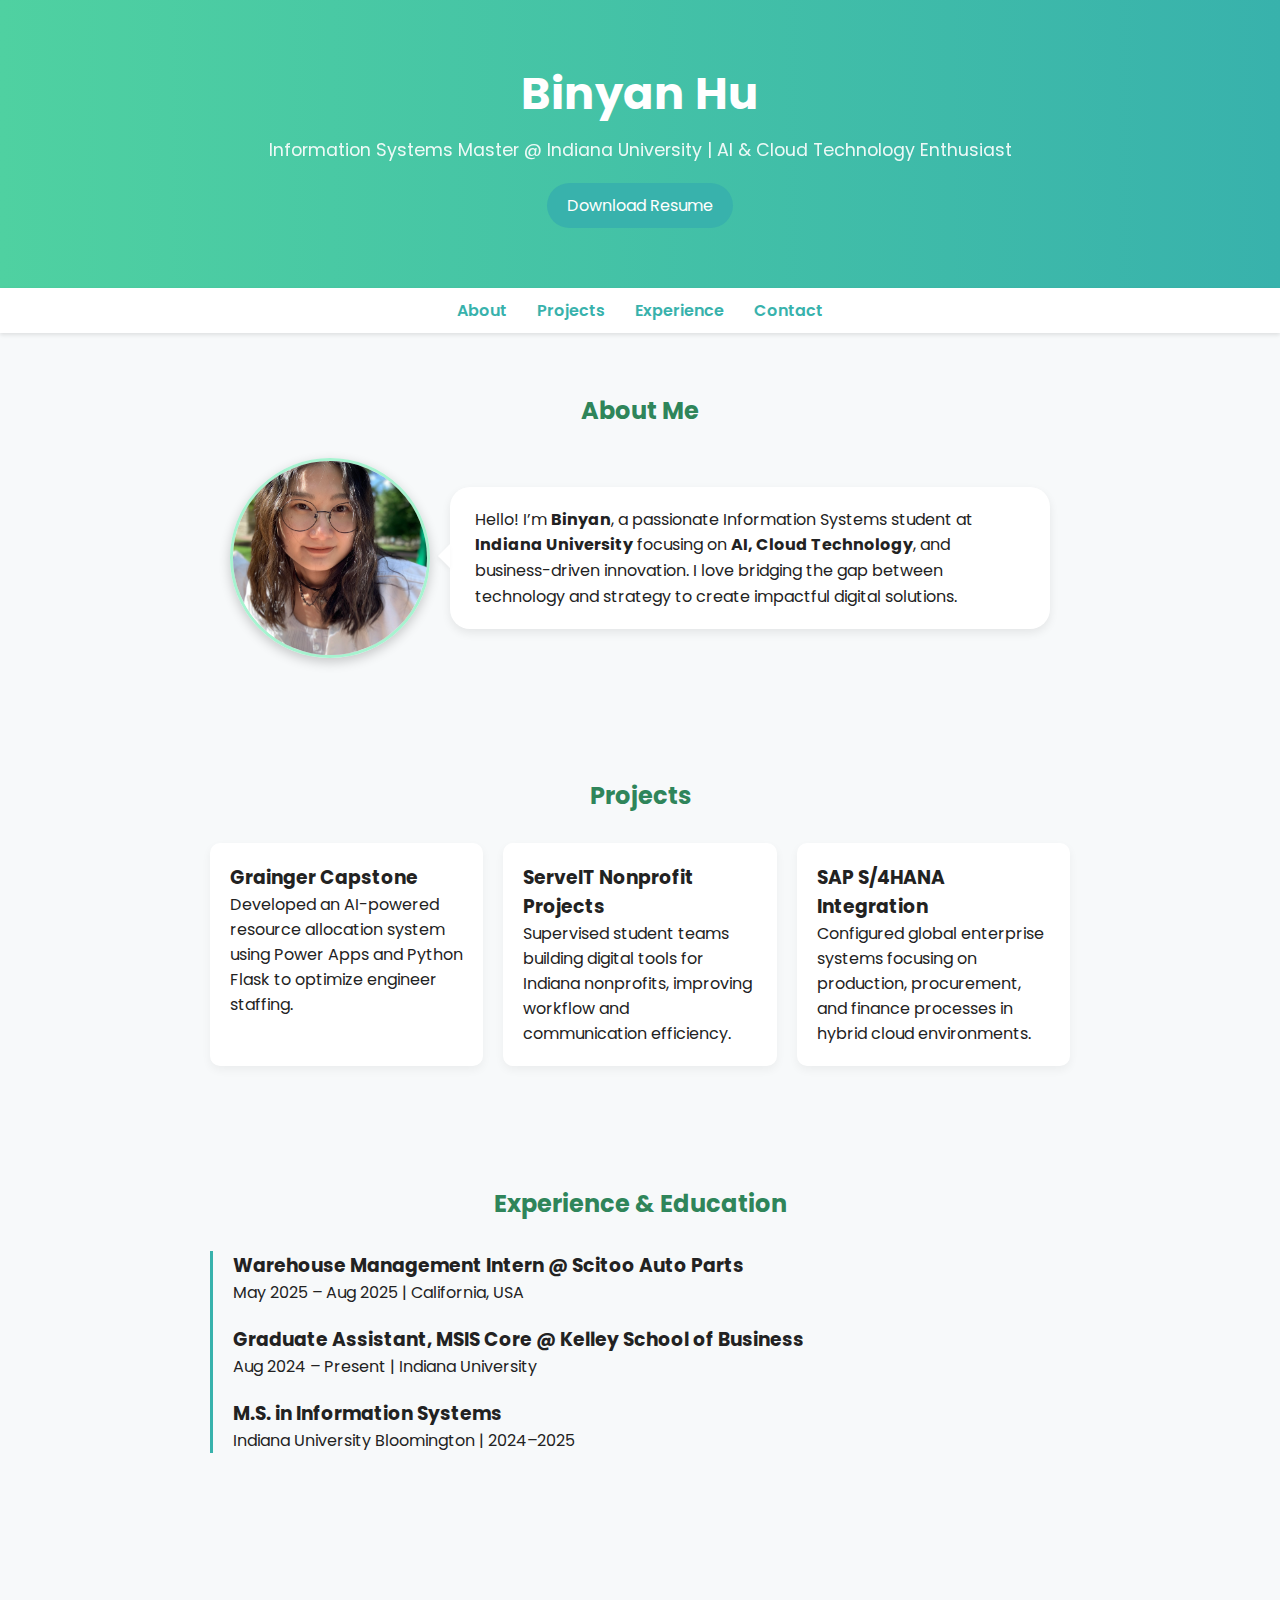
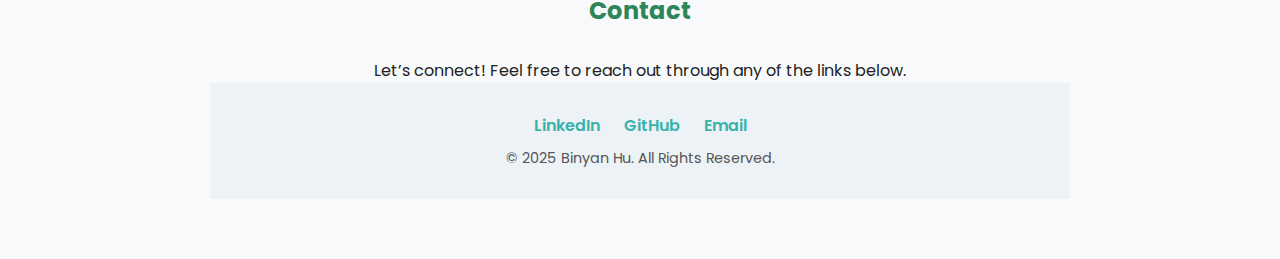
<file: index.html>
<!DOCTYPE html>
<html lang="en">
<head>
  <meta charset="UTF-8" />
  <meta name="viewport" content="width=device-width, initial-scale=1.0" />
  <title>Binyan Hu | Portfolio</title>
  <link href="https://fonts.googleapis.com/css2?family=Poppins:wght@300;400;600&display=swap" rel="stylesheet">
  <style>
    * { margin: 0; padding: 0; box-sizing: border-box; }
    body { font-family: 'Poppins', sans-serif; background-color: #f7f9fa; color: #222; }
    header { background: linear-gradient(90deg, #4fd1a1, #38b2ac); color: white; padding: 60px 20px; text-align: center; }
    header h1 { font-size: 2.8rem; margin-bottom: 10px; }
    header p { font-size: 1.1rem; opacity: 0.9; }
    nav { background: white; padding: 10px; display: flex; justify-content: center; box-shadow: 0 2px 4px rgba(0,0,0,0.1); }
    nav a { color: #38b2ac; text-decoration: none; margin: 0 15px; font-weight: 600; transition: color 0.3s; }
    nav a:hover { color: #2f855a; }
    section { padding: 60px 20px; max-width: 900px; margin: auto; }
    h2 { text-align: center; color: #2f855a; margin-bottom: 30px; }
    .projects { display: grid; grid-template-columns: repeat(auto-fit, minmax(260px, 1fr)); gap: 20px; }
    .card { background: white; padding: 20px; border-radius: 10px; box-shadow: 0 4px 10px rgba(0,0,0,0.05); transition: transform 0.3s; }
    .card:hover { transform: translateY(-5px); }
    .timeline { border-left: 3px solid #38b2ac; padding-left: 20px; }
    .timeline div { margin-bottom: 20px; }
    footer { background: #edf2f7; text-align: center; padding: 30px 10px; }
    footer a { margin: 0 10px; color: #38b2ac; text-decoration: none; font-weight: 600; }
    footer a:hover { color: #2f855a; }
    .resume-btn { display: inline-block; margin-top: 20px; background: #38b2ac; color: white; padding: 10px 20px; border-radius: 25px; text-decoration: none; transition: 0.3s; }
    .resume-btn:hover { background: #2f855a; }
  </style>
</head>
<body>
  <header>
    <h1>Binyan Hu</h1>
    <p>Information Systems Master @ Indiana University | AI & Cloud Technology Enthusiast</p>
    <a href="resume.pdf" class="resume-btn" target="_blank">Download Resume</a>
  </header>

  <nav>
    <a href="#about">About</a>
    <a href="#projects">Projects</a>
    <a href="#experience">Experience</a>
    <a href="#contact">Contact</a>
  </nav>

<section id="about">
  <h2>About Me</h2>
  <div style="display: flex; align-items: center; flex-wrap: wrap; justify-content: center; gap: 20px;">

    <img src="Me.jpg" alt="Binyan Hu" 
         style="width: 200px; height: 200px; border-radius: 50%; object-fit: cover; 
                box-shadow: 0 4px 12px rgba(0,0,0,0.2); border: 3px solid #a7f3d0;">

    <div style="background: #ffffff; padding: 20px 25px; border-radius: 20px; 
                box-shadow: 0 4px 10px rgba(0,0,0,0.08); 
                max-width: 600px; line-height: 1.6; position: relative;">

      <p style="margin: 0;">
        Hello! I’m <strong>Binyan</strong>, a passionate Information Systems student at 
        <strong>Indiana University</strong> focusing on <strong>AI, Cloud Technology</strong>, 
        and business-driven innovation. I love bridging the gap between technology and strategy 
        to create impactful digital solutions.
      </p>

      <!-- Bubble tail -->
      <span style="content: ''; position: absolute; left: -12px; top: 40%; 
                   width: 0; height: 0; border-top: 12px solid transparent; 
                   border-bottom: 12px solid transparent; 
                   border-right: 12px solid #ffffff; 
                   filter: drop-shadow(-1px 2px 2px rgba(0,0,0,0.05));"></span>
    </div>
  </div>
</section>

  <section id="projects">
    <h2>Projects</h2>
    <div class="projects">
      <div class="card">
        <h3>Grainger Capstone</h3>
        <p>Developed an AI-powered resource allocation system using Power Apps and Python Flask to optimize engineer staffing.</p>
      </div>
      <div class="card">
        <h3>ServeIT Nonprofit Projects</h3>
        <p>Supervised student teams building digital tools for Indiana nonprofits, improving workflow and communication efficiency.</p>
      </div>
      <div class="card">
        <h3>SAP S/4HANA Integration</h3>
        <p>Configured global enterprise systems focusing on production, procurement, and finance processes in hybrid cloud environments.</p>
      </div>
    </div>
  </section>

  <section id="experience">
    <h2>Experience & Education</h2>
    <div class="timeline">
      <div>
        <h3>Warehouse Management Intern @ Scitoo Auto Parts</h3>
        <p>May 2025 – Aug 2025 | California, USA</p>
      </div>
      <div>
        <h3>Graduate Assistant, MSIS Core @ Kelley School of Business</h3>
        <p>Aug 2024 – Present | Indiana University</p>
      </div>
      <div>
        <h3>M.S. in Information Systems</h3>
        <p>Indiana University Bloomington | 2024–2025</p>
      </div>
    </div>
  </section>

  <section id="contact">
    <h2>Contact</h2>
    <p style="text-align:center;">Let’s connect! Feel free to reach out through any of the links below.</p>
    <footer>
      <a href="https://www.linkedin.com/in/binyan-hu" target="_blank">LinkedIn</a>
      <a href="https://github.com/binyhu" target="_blank">GitHub</a>
      <a href="mailto:binyan.hu@gmail.com">Email</a>
      <p style="margin-top:10px; font-size:0.9rem; color:#555;">© 2025 Binyan Hu. All Rights Reserved.</p>
    </footer>
  </section>
</body>
</html>
</file>
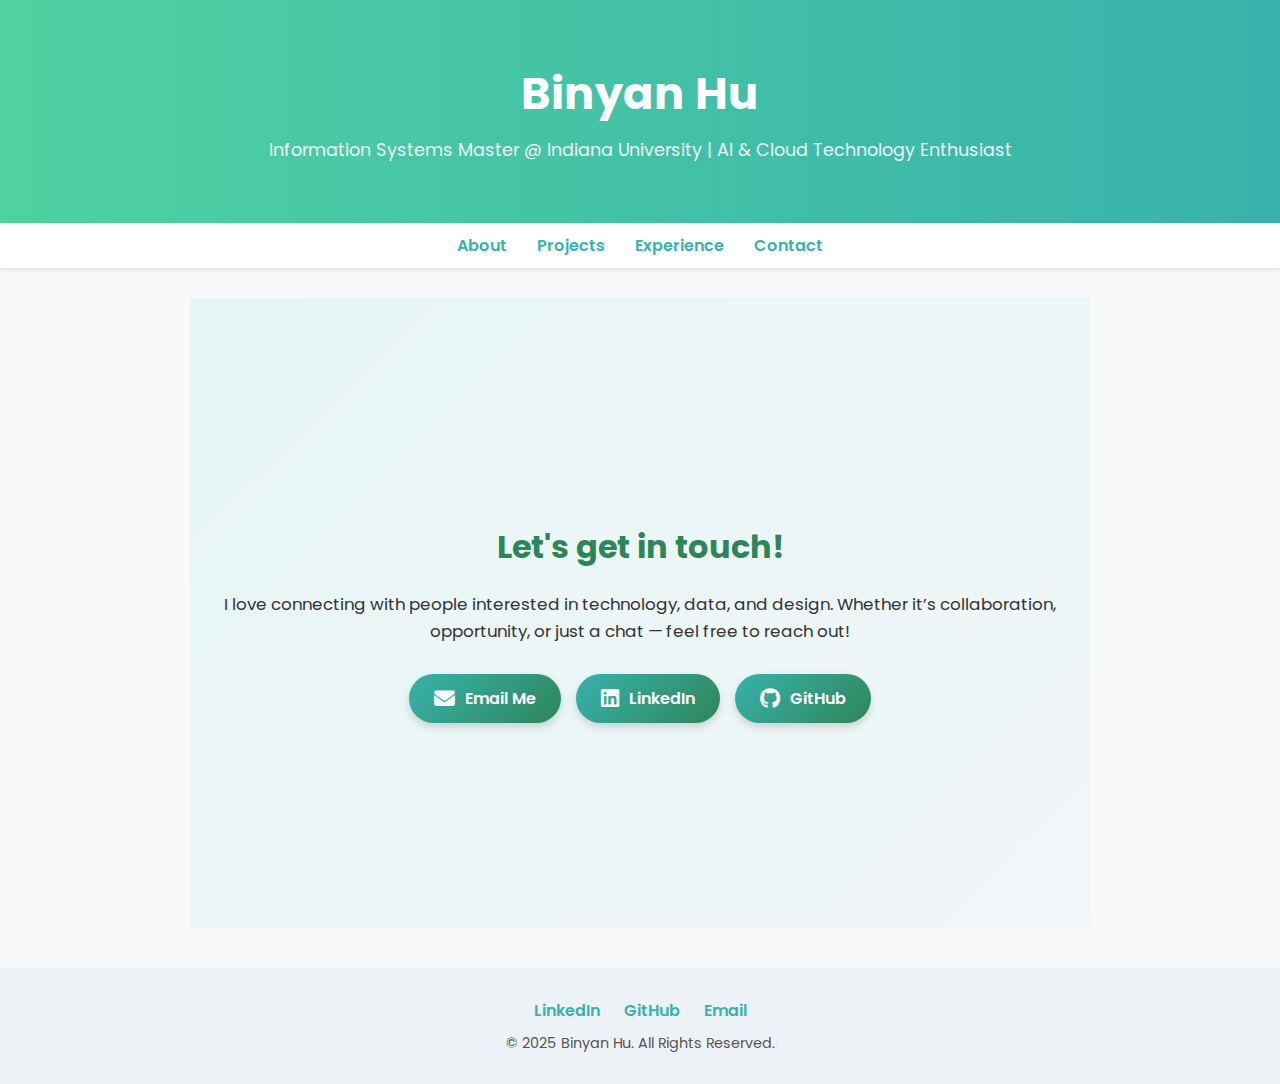
<file: contact.html>
<!DOCTYPE html>
<html lang="en">
<head>
  <meta charset="UTF-8" />
  <meta name="viewport" content="width=device-width, initial-scale=1.0" />
  <title>Binyan Hu | Portfolio</title>

  <!-- Google Fonts -->
  <link href="https://fonts.googleapis.com/css2?family=Poppins:wght@300;400;600&display=swap" rel="stylesheet">

  <!-- External CSS -->
  <link rel="stylesheet" href="styles.css">
  <link rel="stylesheet" href="https://cdnjs.cloudflare.com/ajax/libs/font-awesome/6.5.0/css/all.min.css">

</head>

<body>
  <header>
    <h1>Binyan Hu</h1>
    <p>Information Systems Master @ Indiana University | AI & Cloud Technology Enthusiast</p>
    <!-- <a href="resume.pdf" class="resume-btn" target="_blank">Download Resume</a> -->
  </header>

  <nav>
    <a href="index.html">About</a>
    <a href="projects.html">Projects</a>
    <a href="#experience">Experience</a>
    <a href="contact.html">Contact</a>
  </nav>

  
<section class="contact">
  <h2>Let's get in touch!</h2>
<p class="contact-subtext">I love connecting with people interested in technology, data, and design.  
Whether it’s collaboration, opportunity, or just a chat — feel free to reach out!</p>


  <div class="contact-links">
    <a href="mailto:binyanhu@iu.edu" target="_blank">
      <i class="fa-solid fa-envelope"></i> Email Me
    </a>
    <a href="https://linkedin.com/in/binyanhu" target="_blank">
      <i class="fa-brands fa-linkedin"></i> LinkedIn
    </a>
    <a href="https://github.com/Binyhu" target="_blank">
      <i class="fa-brands fa-github"></i> GitHub
    </a>
  </div>
</section>


  

 

  <footer>
    <a href="https://www.linkedin.com/in/binyan-hu" target="_blank">LinkedIn</a>
    <a href="https://github.com/binyhu" target="_blank">GitHub</a>
    <a href="mailto:binyhu@outlook.com">Email</a>
    <p>© 2025 Binyan Hu. All Rights Reserved.</p>
  </footer>

</body>
</html>
</file>
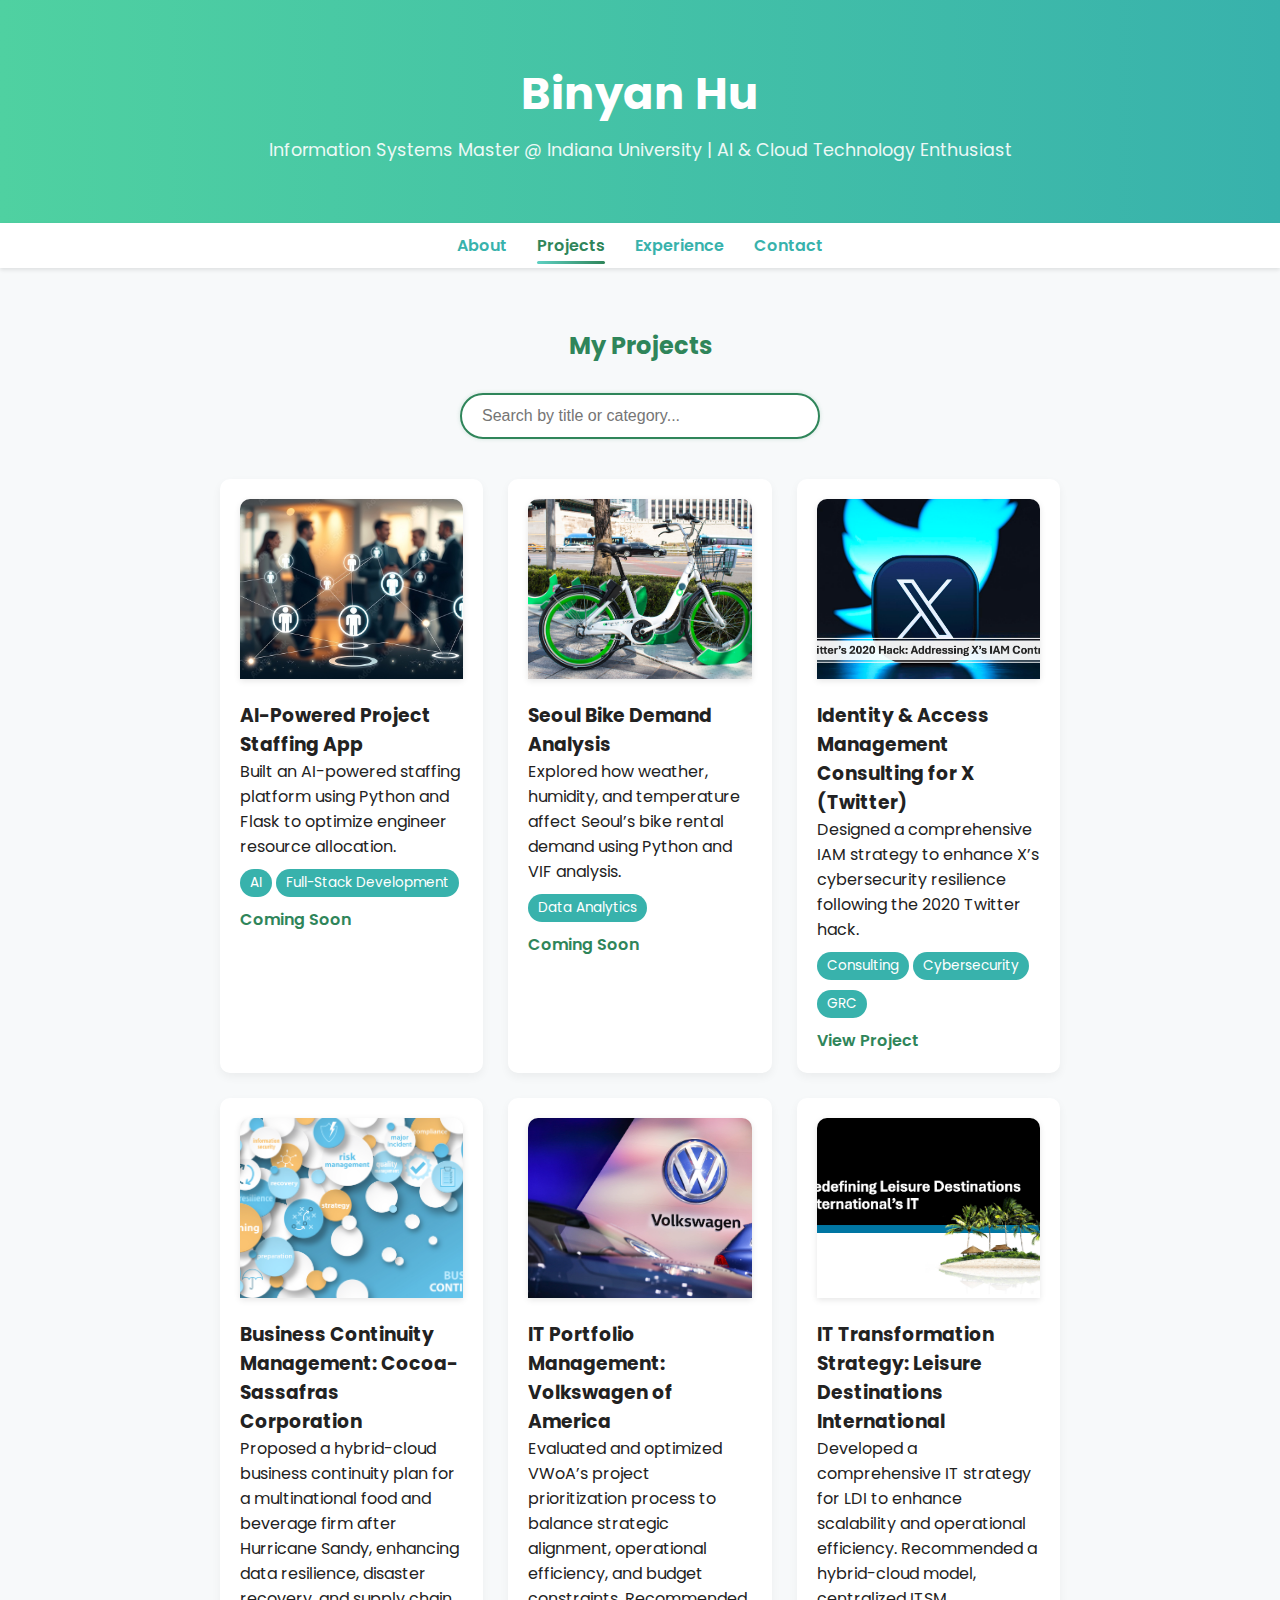
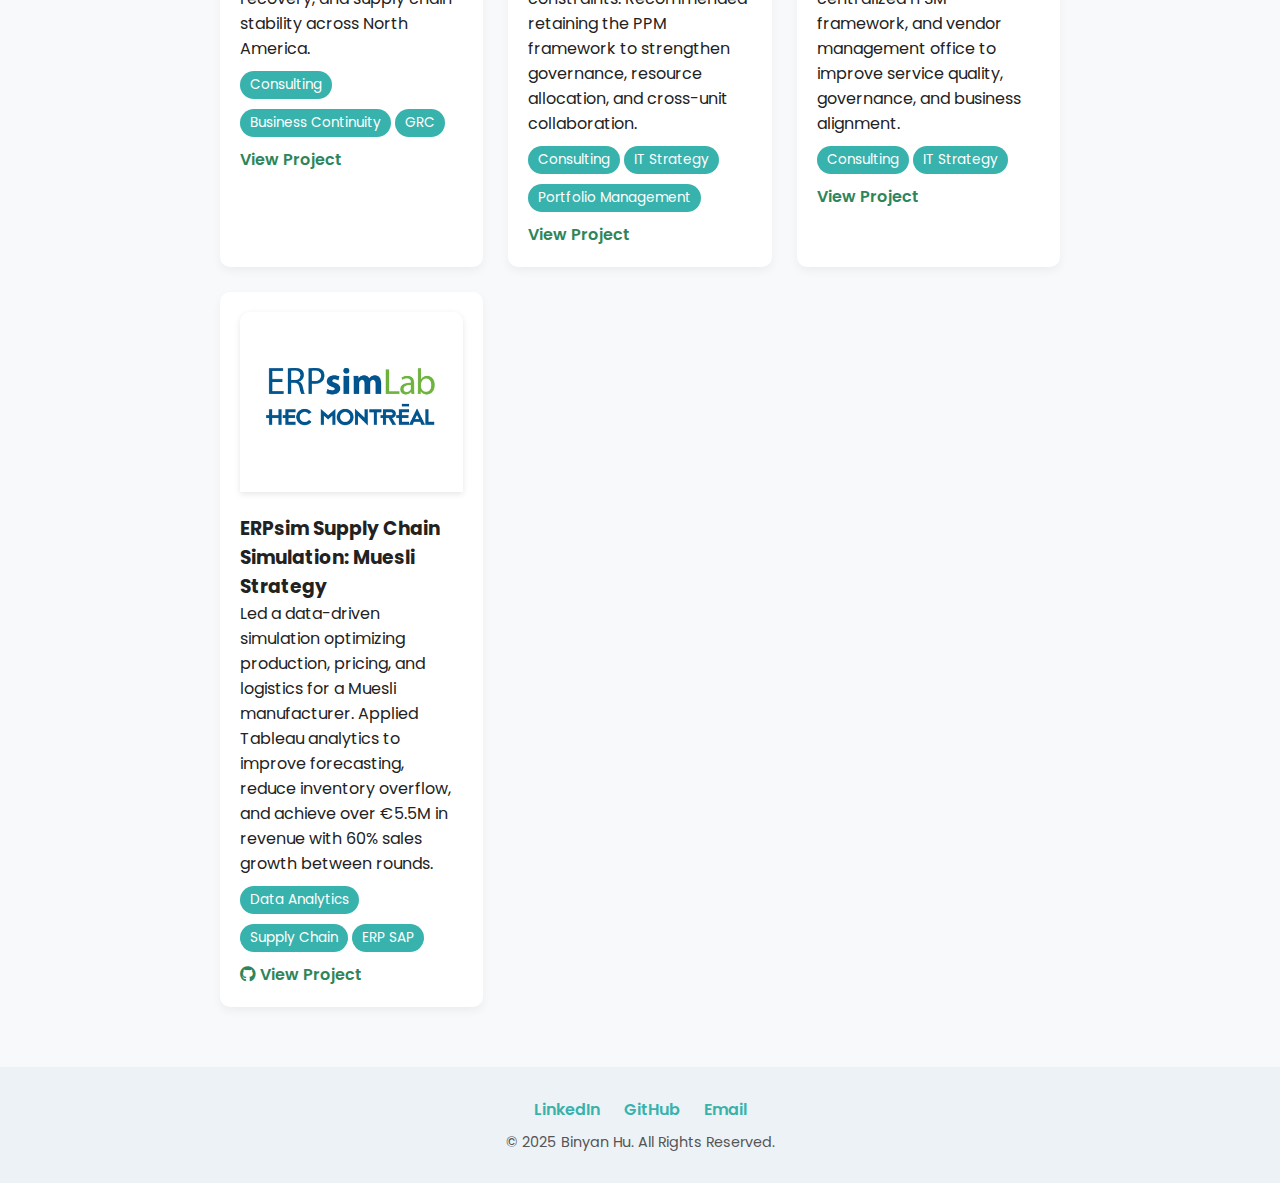
<file: projects.html>
<!DOCTYPE html>
<html lang="en">
<head>
  <meta charset="UTF-8" />
  <meta name="viewport" content="width=device-width, initial-scale=1.0" />
  <title>Projects | Binyan Hu</title>
  <link href="https://fonts.googleapis.com/css2?family=Poppins:wght@300;400;600&display=swap" rel="stylesheet">
  <link rel="stylesheet" href="styles.css">
  <link rel="stylesheet" href="https://cdnjs.cloudflare.com/ajax/libs/font-awesome/6.5.0/css/all.min.css">

 <script defer src="js/script.js"></script>
</head>

<body>
  <header>
    <h1>Binyan Hu</h1>
    <p>Information Systems Master @ Indiana University | AI & Cloud Technology Enthusiast</p>
  </header>

  <nav>
    <a href="index.html">About</a>
    <a href="projects.html" class="active">Projects</a>
    <a href="index.html#experience">Experience</a>
    <a href="contact.html">Contact</a>
  </nav>

  <section id="projects">
    <h2>My Projects</h2>

  <!-- 🔍 Search bar + dropdown -->
<div class="search-container">
  <div class="search-wrapper">
    <input type="text" id="searchBox" placeholder="Search by title or category..." autocomplete="off" />
    <ul id="categoryDropdown" class="dropdown"></ul>
  </div>
</div>

    <!-- 🧩 Project Cards -->
    <div class="projects-grid" id="projectList">

      <div class="project-card" data-category="AI,Full-Stack Development">
        <img src="assets/people.jpeg" alt="Grainger" class="project-img">
        <h3>AI-Powered Project Staffing App</h3>
        <p>Built an AI-powered staffing platform using Python and Flask to optimize engineer resource allocation.</p>
        <span class="category">AI</span>
         <span class="category">Full-Stack Development</span>
         <br>
        <a href="seoulbike.html" class="project-link">Coming Soon</a>
      </div>

 <div class="project-card" data-category="Data Analytics">
        <img src="assets/bike.jpg" alt="Seoul Bike Analysis" class="project-img">
        <h3>Seoul Bike Demand Analysis</h3>
        <p>Explored how weather, humidity, and temperature affect Seoul’s bike rental demand using Python and VIF analysis.</p>
        <span class="category">Data Analytics</span>
        <br>
        <a href="seoulbike.html" class="project-link">Coming Soon</a>
      </div>


 <div class="project-card" data-category="Consulting, Cybersecurity, GRC">
  <img src="assets/IAM.png" alt="X IAM Consulting Case" class="project-img">
  <h3>Identity &amp; Access Management Consulting for X (Twitter)</h3>
  <p>Designed a comprehensive IAM strategy to enhance X’s cybersecurity resilience following the 2020 Twitter hack. 
     </p>
  <div class="tags">
    <span class="category">Consulting</span>
    <span class="category">Cybersecurity</span>
    <span class="category">GRC</span>
  </div>
  <a href="assets/GRCFinalCase_X_IAM.pdf" class="project-link" target="_blank">View Project</a>
</div>

<div class="project-card" data-category="Consulting, GRC, Business Continuity">
  <img src="assets/BC.jpeg" alt="Cocoa-Sassafras BCM Case" class="project-img">
  <h3>Business Continuity Management: Cocoa-Sassafras Corporation</h3>
  <p>Proposed a hybrid-cloud business continuity plan for a multinational food and beverage firm after Hurricane Sandy, enhancing data resilience, disaster recovery, and supply chain stability across North America.</p>
  <div class="tags">
    <span class="category">Consulting</span>
    <span class="category">Business Continuity</span>
    <span class="category">GRC</span>
  </div>
   <a href="assets/GRCCase_BusinessContinuity.pdf" class="project-link" target="_blank">View Project</a>
</div>

<div class="project-card" data-category="Consulting, IT Strategy, Portfolio Management">
  <img src="assets/vw.jpg" alt="Volkswagen of America IT Prioritization Case" class="project-img">
  <h3>IT Portfolio Management: Volkswagen of America</h3>
  <p>Evaluated and optimized VWoA’s project prioritization process to balance strategic alignment, operational efficiency, and budget constraints. Recommended retaining the PPM framework to strengthen governance, resource allocation, and cross-unit collaboration.</p>
  <div class="tags">
    <span class="category">Consulting</span>
    <span class="category">IT Strategy</span>
    <span class="category">Portfolio Management</span>
  </div>
        <a href="assets/VW.pdf" class="project-link" target="_blank">View Project</a>
</div>

<div class="project-card" data-category="Consulting, IT Strategy">
  <img src="assets/ITM.png" alt="Leisure Destinations International IT Strategy Case" class="project-img">
  <h3>IT Transformation Strategy: Leisure Destinations International</h3>
  <p>Developed a comprehensive IT strategy for LDI to enhance scalability and operational efficiency. Recommended a hybrid-cloud model, centralized ITSM framework, and vendor management office to improve service quality, governance, and business alignment.</p>
  <div class="tags">
    <span class="category">Consulting</span>
    <span class="category">IT Strategy</span>
  </div>
        <a href="assets/ITM.pdf" class="project-link" target="_blank">View Project</a>

</div>

<div class="project-card" data-category="Data Analytics, Supply Chain, ERP SAP">
  <img src="assets/ERP.png" alt="ERPsim Muesli Strategy" class="project-img">
  <h3>ERPsim Supply Chain Simulation: Muesli Strategy</h3>
  <p>Led a data-driven simulation optimizing production, pricing, and logistics for a Muesli manufacturer. Applied Tableau analytics to improve forecasting, reduce inventory overflow, and achieve over €5.5M in revenue with 60% sales growth between rounds.</p>
  <div class="tags">
    <span class="category">Data Analytics</span>
    <span class="category">Supply Chain</span>
    <span class="category">ERP SAP</span>
  </div>
  <div class="project-links">
    <a href="https://github.com/binyhu/ERPsim-Muesli-Strategy" class="project-link" target="_blank">
      <i class="fab fa-github"></i> View Project
    </a>
  </div>
</div>



    </div>
  </section>

  <footer>
    <a href="https://www.linkedin.com/in/binyan-hu" target="_blank">LinkedIn</a>
    <a href="https://github.com/binyhu" target="_blank">GitHub</a>
    <a href="mailto:binyhu@outlook.com">Email</a>
    <p>© 2025 Binyan Hu. All Rights Reserved.</p>
  </footer>
</body>
</html>
</file>
<file: styles.css>
* { margin: 0; padding: 0; box-sizing: border-box; }
body { font-family: 'Poppins', sans-serif; background-color: #f7f9fa; color: #222; }

/* Header */
header {
  background: linear-gradient(90deg, #4fd1a1, #38b2ac);
  color: white;
  padding: 60px 20px;
  text-align: center;
}
header h1 { font-size: 2.8rem; margin-bottom: 10px; }
header p { font-size: 1.1rem; opacity: 0.9; }

/* Navigation */
nav {
  background: white;
  padding: 10px;
  display: flex;
  justify-content: center;
  box-shadow: 0 2px 4px rgba(0,0,0,0.1);
}

/* Updated modern hover animation */
nav a {
  position: relative;
  color: #38b2ac;
  text-decoration: none;
  margin: 0 15px;
  font-weight: 600;
  transition: color 0.3s ease;
}

/* gradient underline effect */
nav a::after {
  content: "";
  position: absolute;
  left: 0;
  bottom: -6px;
  width: 0%;
  height: 3px;
  border-radius: 2px;
  background: linear-gradient(90deg, #5ed0c2, #2f855a);
  transition: width 0.4s ease-in-out;
}

/* hover styles */
nav a:hover {
  color: #2f855a;
}

nav a:hover::after {
  width: 100%;
}

/* optional active link style */
nav a.active {
  color: #2f855a;
}

nav a.active::after {
  width: 100%;
}


/* Sections */
section {
  padding: 60px 20px;
  max-width: 900px;
  margin: auto;
}
h2 {
  text-align: center;
  color: #2f855a;
  margin-bottom: 30px;
}

/* About section */
.about-container {
  display: flex;
  align-items: center;
  flex-wrap: wrap;
  justify-content: center;
  gap: 20px;
}

.profile-pic {
  width: 200px;
  height: 200px;
  border-radius: 50%;
  object-fit: cover;
  border: 3px solid #a7f3d0;
  box-shadow: 0 4px 12px rgba(0, 0, 0, 0.2);
  transition: all 0.4s ease-in-out;
  position: relative;
}

/* Add glowing ring effect */
.profile-pic::after {
  content: "";
  position: absolute;
  top: -8px;
  left: -8px;
  right: -8px;
  bottom: -8px;
  border-radius: 50%;
  background: radial-gradient(circle, rgba(56, 178, 172, 0.3), transparent 70%);
  opacity: 0;
  transition: opacity 0.4s ease-in-out;
  z-index: -1;
}

/* Hover effect: glow + lift */
.profile-pic:hover {
  transform: translateY(-5px) scale(1.03);
  box-shadow: 0 10px 25px rgba(56, 178, 172, 0.3);
}

/* Make glow visible on hover */
.profile-pic:hover::after {
  opacity: 1;
}


.about-box {
  background: #ffffff;
  padding: 20px 25px;
  border-radius: 20px;
  box-shadow: 0 4px 10px rgba(0,0,0,0.08);
  max-width: 600px;
  line-height: 1.6;
  position: relative;
  transition: all 0.4s ease-in-out;
}

/* Glowing hover like profile picture */
.about-box:hover {
  transform: translateY(-5px) scale(1.02);
  box-shadow: 0 10px 25px rgba(56, 178, 172, 0.3);
  background: linear-gradient(135deg, #ffffff, #f7fffc);
}

/* Add subtle glow ring effect on hover */
.about-box::after {
  content: "";
  position: absolute;
  top: -6px;
  left: -6px;
  right: -6px;
  bottom: -6px;
  border-radius: 22px;
  background: radial-gradient(circle, rgba(56, 178, 172, 0.3), transparent 70%);
  opacity: 0;
  transition: opacity 0.4s ease-in-out;
  z-index: -1;
}

.about-box:hover::after {
  opacity: 1;
}

/* Speech bubble tail */
.speech-tail {
  position: absolute;
  left: -12px;
  top: 40%;
  width: 0;
  height: 0;
  border-top: 10px solid transparent;
  border-bottom: 10px solid transparent;
  border-right: 15px solid white;
  transition: all 0.3s ease;
}

/* Tail glow on hover */
.about-box:hover .speech-tail {
  border-right-color: #f7fffc;
  filter: drop-shadow(0 0 4px rgba(56,178,172,0.4));
}


/* Timeline */
.timeline {
  border-left: 3px solid #38b2ac;
  padding-left: 20px;
}
.timeline div { margin-bottom: 20px; }

/* Footer */
footer {
  background: #edf2f7;
  text-align: center;
  padding: 30px 10px;
}
footer a {
  margin: 0 10px;
  color: #38b2ac;
  text-decoration: none;
  font-weight: 600;
}
footer a:hover { color: #2f855a; }
footer p {
  margin-top: 10px;
  font-size: 0.9rem;
  color: #555;
}

/* Resume button */
.resume-btn {
  display: inline-block;
  margin-top: 20px;
  background: #38b2ac;
  color: white;
  padding: 10px 20px;
  border-radius: 25px;
  text-decoration: none;
  transition: 0.3s;
}
.resume-btn:hover { background: #2f855a; }


/* --- Projects Page --- */
.search-container {
 text-align: center;
  margin-bottom: 40px;
  position: relative;
}

#searchBox {
 width: 80%;
  max-width: 450px;
  padding: 12px 20px;
  border: 2px solid #2f855a;
  border-radius: 25px;
  font-size: 1rem;
  outline: none;
  transition: all 0.3s ease;
  box-shadow: 0 0 4px rgba(47, 133, 90, 0.2);
}
#searchBox:focus {
 border-color: #38b2ac;
  box-shadow: 0 0 8px rgba(56, 178, 172, 0.3);
}
/* Custom dropdown */
.search-wrapper {
  position: relative;
  display: inline-block;
  width: 80%;
  max-width: 450px;
}

.dropdown {
  position: absolute;
  top: 48px;
  left: 0;
  right: 0;
  background: linear-gradient(135deg, #4fd1a1, #38b2ac);
  border-radius: 12px;
  list-style: none;
  padding: 8px 0;
  margin: 0;
  box-shadow: 0 4px 10px rgba(0,0,0,0.15);
  display: none;
  z-index: 100;
}

.dropdown li {
  padding: 10px 20px;
  color: white;
  font-weight: 500;
  cursor: pointer;
  transition: background 0.3s ease;
}

.dropdown li:hover {
  background: rgba(255,255,255,0.2);
}

.projects-grid {
  display: grid;
  grid-template-columns: repeat(auto-fit, minmax(250px, 1fr));
  gap: 25px;
  width: 100%;
  margin: 0 auto;
  padding: 0 10px;
  box-sizing: border-box;
}

#projects h2 {
  text-align: center;
  margin-bottom: 30px;
}
#projects {
  text-align: initial;
}

.project-card {
  width: 100%;
  box-sizing: border-box;
   background: white;
  padding: 20px;
  border-radius: 10px;
  box-shadow: 0 4px 10px rgba(0,0,0,0.05);
  transition: transform 0.3s, box-shadow 0.3s;
  animation: fadeIn 0.5s ease-in;
}
.project-card:hover {
  transform: translateY(-5px);
  box-shadow: 0 6px 12px rgba(0,0,0,0.08);
}

/* img */
.project-img {
  width: 100%;
  height: 180px;
  object-fit: cover;
  border-radius: 10px 10px 0 0;
  margin-bottom: 15px;
  box-shadow: 0 2px 6px rgba(0,0,0,0.1);
  transition: transform 0.3s ease;
}

.project-card:hover .project-img {
  transform: scale(1.03);
}

.category {
  display: inline-block;
  background: #38b2ac;
  color: white;
  font-size: 0.85rem;
  padding: 4px 10px;
  border-radius: 20px;
  margin-top: 10px;
}

.project-link {
  display: inline-block;
  margin-top: 10px;
  color: #2f855a;
  font-weight: 600;
  text-decoration: none;
}
.project-link:hover {
  text-decoration: underline;
}

@keyframes fadeIn {
  from { opacity: 0; transform: translateY(10px); }
  to { opacity: 1; transform: translateY(0); }
}

/* --- Sticky Footer Fix --- */
html, body {
  height: 100%;
  display: flex;
  flex-direction: column;
}

body > * {
  flex-shrink: 0;
}

section {
  flex: 1 0 auto;
}

footer {
  flex-shrink: 0;
  background: #edf2f7;
  text-align: center;
  padding: 30px 10px;
  margin-top: auto; /* ensures footer stays at bottom */
}

/* === CONTACT SECTION === */
.contact {
  background: linear-gradient(135deg, #e6f5f4, #f2f7f9);
  padding: 100px 20px 80px;
  margin-top: 30px;
  margin-bottom: 40px;
  text-align: center;
  min-height: 70vh;
  display: flex;
  flex-direction: column;
  justify-content: center;
}


.contact h2 {
  font-size: 2rem;
  font-weight: 700;
  color: #2f855a;
  margin-bottom: 20px;
}

.contact p {
  color: #333;
  font-size: 1.05rem;
  margin-bottom: 30px;
}

.contact-links {
  display: flex;
  justify-content: center;
  flex-wrap: wrap;
  gap: 15px;
}

.contact-links a {
  display: inline-flex;
  align-items: center;
  gap: 10px;
  background: linear-gradient(135deg, #38b2ac, #2f855a);
  color: white;
  padding: 12px 25px;
  border-radius: 50px;
  font-weight: 600;
  text-decoration: none;
  transition: all 0.3s ease-in-out;
  box-shadow: 0 4px 8px rgba(0,0,0,0.15);
}

.contact-subtext {
  font-size: 1.1rem;
  color: #4a5568;
  margin-bottom: 40px;
  line-height: 1.6;
}


.contact-links a:hover {
  transform: translateY(-4px);
  box-shadow: 0 6px 12px rgba(0,0,0,0.2);
}

/* === ICON STYLE === */
.contact-links a i {
  font-size: 1.3rem;
  transition: transform 0.25s ease, color 0.25s ease;
}

/* Subtle scaling + color per platform */
.contact-links a:hover i {
  transform: scale(1.2);
}

/* Platform-specific colors */
.contact-links a[href^="mailto:"] i {
  color: #f7f9fa /* Outlook blue */
}

.contact-links a[href*="linkedin.com"] i {
  color: #f7f9fa; /* LinkedIn blue */
}

.contact-links a[href*="github.com"] i {
  color: #f7f9fa; /* GitHub black */
}

/* Optional: brighten icon on hover */
.contact-links a:hover i {
  filter: brightness(1.3);
}


/* --- RESPONSIVE DESIGN --- */
/* 📱 Extra small screens (phones < 430px) */
@media (max-width: 430px) {
  #projects {
    padding: 40px 10px;
  }

  #searchBox {
    width: 95%;
    font-size: 0.9rem;
    padding: 10px 15px;
  }

  .projects-grid {
    display: flex;
    flex-direction: column;
    align-items: center;
    gap: 20px;
    width: 100%;
  }

  .project-card {
    width: 95%;
    max-width: 350px;
    margin: 0 auto;
  }

  .project-card img {
    height: 160px;
    object-fit: cover;
  }

  h2 {
    font-size: 1.5rem;
  }
}

/* 📱 Small devices (phones < 600px) */
/* --- FINAL RESPONSIVE FIX --- */

/* 📱 Extra small screens (< 480px) */
@media (max-width: 480px) {
  html, body {
    overflow-x: hidden;
  }

  #projects {
    padding: 30px 10px;
  }

  #searchBox {
    width: 92%;
    font-size: 0.9rem;
    padding: 10px 12px;
  }

  .search-wrapper {
    width: 92%;
  }

  .projects-grid {
    display: flex;
    flex-direction: column;
    align-items: center;
    gap: 20px;
    width: 100%;
    margin: 0 auto;
  }

  .project-card {
    width: 90%;
    max-width: none; /* removes 440px cap */
    margin: 0 auto;
  }

  .project-img {
    height: 150px;
    object-fit: cover;
  }

  .project-card h3 {
    font-size: 1rem;
  }

  .project-card p {
    font-size: 0.9rem;
  }

  h2 {
    font-size: 1.4rem;
  }
}



/* 🖥️ Large desktops (> 1200px) */
@media (min-width: 1200px) {
  .projects-grid {
    grid-template-columns: repeat(3, 1fr);
  }
}
</file>
